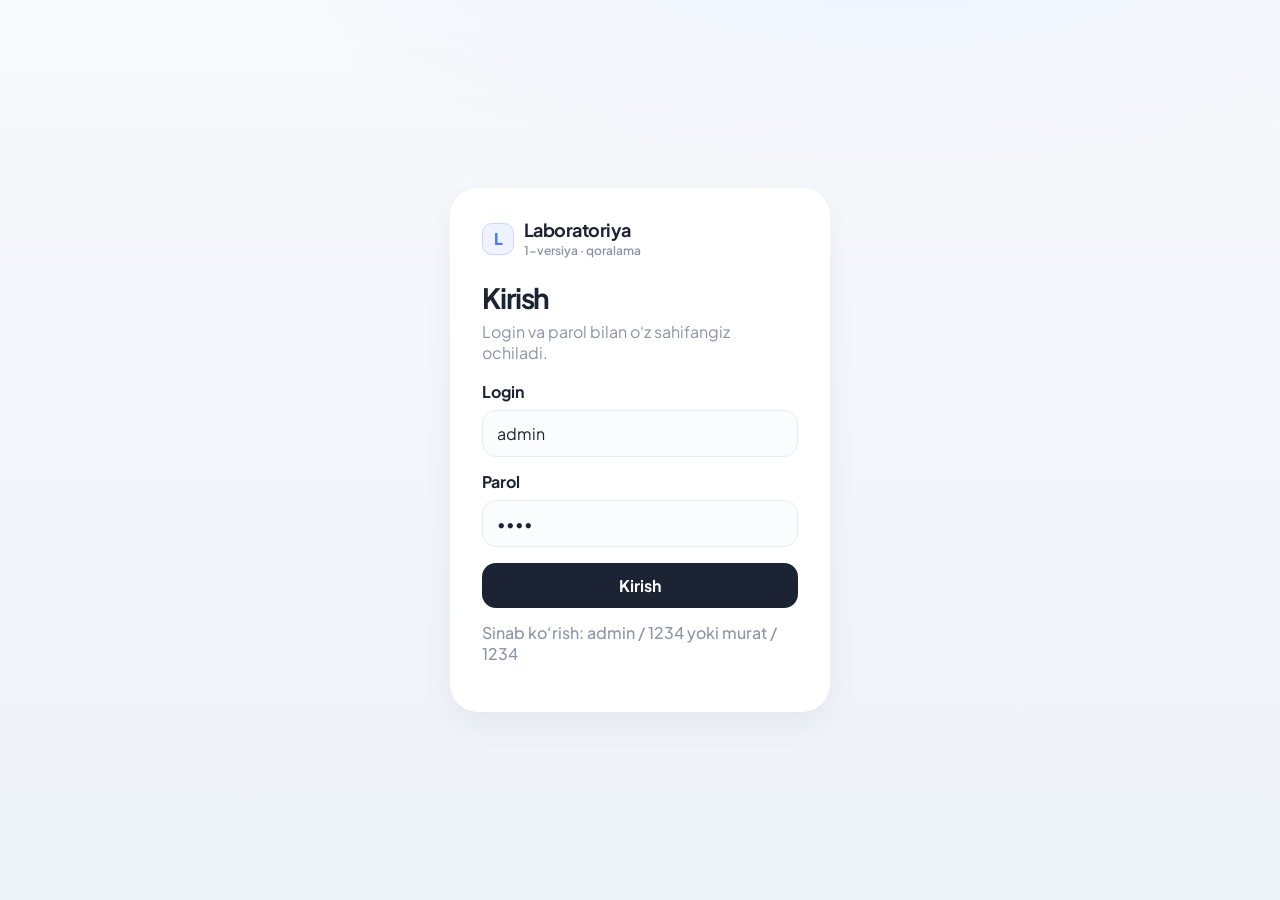
<file: index.html>
<!doctype html>
<html lang="uz">
<head>
  <meta charset="utf-8">
  <meta name="viewport" content="width=device-width, initial-scale=1">
  <title>Laboratoriya — qoralama</title>
  <link rel="preconnect" href="https://fonts.googleapis.com">
  <link rel="preconnect" href="https://fonts.gstatic.com" crossorigin>
  <link href="https://fonts.googleapis.com/css2?family=Plus+Jakarta+Sans:wght@400;500;600;700;800&display=swap" rel="stylesheet">
  <link rel="stylesheet" href="style.css">
</head>
<body>
  <div id="login-screen">
    <div class="login-wrap">
      <form class="login-card" id="login-form">
        <div class="brand">
          <span class="logo">L</span>
          <div>
            <b>Laboratoriya</b>
            <small>1-versiya · qoralama</small>
          </div>
        </div>
        <h1>Kirish</h1>
        <p class="sub">Login va parol bilan o‘z sahifangiz ochiladi.</p>
        <label for="login-user">Login</label>
        <input id="login-user" autocomplete="username" value="admin">
        <label for="login-pass">Parol</label>
        <input id="login-pass" type="password" autocomplete="current-password" value="1234">
        <p id="login-error" class="flash error" hidden></p>
        <button type="submit">Kirish</button>
        <p class="hint">Sinab ko‘rish: admin / 1234 yoki murat / 1234</p>
      </form>
    </div>
  </div>

  <div id="app" hidden>
    <div id="overlay" hidden></div>
    <aside class="sidebar" id="sidebar">
      <div class="brand">
        <span class="logo">L</span>
        <div>
          <b id="brand-name">Laboratoriya</b>
          <small>1-versiya · qoralama</small>
        </div>
      </div>
      <div class="side-scroll">
        <p class="nav-label">Ketma-ket</p>
        <nav>
          <a href="#clients" data-go="clients" data-need="clients">
            <svg viewBox="0 0 24 24" fill="none" stroke="currentColor" stroke-width="1.8"><path d="M16 21v-2a4 4 0 0 0-4-4H6a4 4 0 0 0-4 4v2"/><circle cx="9" cy="7" r="4"/><path d="M22 21v-2a4 4 0 0 0-3-3.87"/><path d="M16 3.13a4 4 0 0 1 0 7.75"/></svg>
            Mijozlar
          </a>
          <a href="#attendance" data-go="attendance">
            <svg viewBox="0 0 24 24" fill="none" stroke="currentColor" stroke-width="1.8"><circle cx="12" cy="12" r="8"/><path d="M12 8v5l3 2"/></svg>
            Davomat
          </a>
          <a href="#finance" data-go="finance" data-need="finance">
            <svg viewBox="0 0 24 24" fill="none" stroke="currentColor" stroke-width="1.8"><path d="M12 1v22M17 5H9.5a3.5 3.5 0 0 0 0 7h5a3.5 3.5 0 0 1 0 7H6"/></svg>
            Xarajatlar
          </a>
          <a href="#home" data-go="home" data-need="staff">
            <svg viewBox="0 0 24 24" fill="none" stroke="currentColor" stroke-width="1.8"><rect x="3" y="3" width="7" height="7" rx="1.5"/><rect x="14" y="3" width="7" height="7" rx="1.5"/><rect x="3" y="14" width="7" height="7" rx="1.5"/><rect x="14" y="14" width="7" height="7" rx="1.5"/></svg>
            Mening sahifam
          </a>
          <a href="#works" data-go="works" data-need="staff">
            <svg viewBox="0 0 24 24" fill="none" stroke="currentColor" stroke-width="1.8"><path d="M8 6h13M8 12h13M8 18h13"/><path d="M3 6h.01M3 12h.01M3 18h.01"/></svg>
            Tarixim
          </a>
          <a href="#kpi" data-go="kpi" data-need="staff">
            <svg viewBox="0 0 24 24" fill="none" stroke="currentColor" stroke-width="1.8"><path d="M4 19V10M10 19V5M16 19v-7M3 19h18"/></svg>
            KPI
          </a>
        </nav>
        <p class="nav-label" data-need="admin">Boshqaruv</p>
        <nav>
          <a href="#home" data-go="home" data-need="admin">
            <svg viewBox="0 0 24 24" fill="none" stroke="currentColor" stroke-width="1.8"><rect x="3" y="3" width="7" height="7" rx="1.5"/><rect x="14" y="3" width="7" height="7" rx="1.5"/><rect x="3" y="14" width="7" height="7" rx="1.5"/><rect x="14" y="14" width="7" height="7" rx="1.5"/></svg>
            Bosh sahifa
          </a>
          <a href="#works" data-go="works" data-need="admin">
            <svg viewBox="0 0 24 24" fill="none" stroke="currentColor" stroke-width="1.8"><path d="M8 6h13M8 12h13M8 18h13"/><path d="M3 6h.01M3 12h.01M3 18h.01"/></svg>
            Ishlar
          </a>
          <a href="#kpi" data-go="kpi" data-need="admin">
            <svg viewBox="0 0 24 24" fill="none" stroke="currentColor" stroke-width="1.8"><path d="M4 19V10M10 19V5M16 19v-7M3 19h18"/></svg>
            KPI
          </a>
          <a href="#staff" data-go="staff" data-need="admin">
            <svg viewBox="0 0 24 24" fill="none" stroke="currentColor" stroke-width="1.8"><path d="M20 21v-2a4 4 0 0 0-4-4H8a4 4 0 0 0-4 4v2"/><circle cx="12" cy="7" r="4"/></svg>
            Xodimlar
          </a>
          <a href="#debts" data-go="debts" data-need="admin">
            <svg viewBox="0 0 24 24" fill="none" stroke="currentColor" stroke-width="1.8"><rect x="3" y="6" width="18" height="13" rx="2"/><path d="M3 10h18"/></svg>
            Qarzdorlik
          </a>
        </nav>
        <p class="nav-label" data-need="admin">Sozlama</p>
        <nav>
          <a href="#services" data-go="services" data-need="admin">
            <svg viewBox="0 0 24 24" fill="none" stroke="currentColor" stroke-width="1.8"><path d="M20.6 13.4 11 3.8 3.8 11l9.6 9.6a2 2 0 0 0 2.8 0l4.4-4.4a2 2 0 0 0 0-2.8z"/><path d="M7 7l.01.01"/></svg>
            Xizmatlar
          </a>
          <a href="#roles" data-go="roles" data-need="admin">
            <svg viewBox="0 0 24 24" fill="none" stroke="currentColor" stroke-width="1.8"><rect x="4" y="11" width="16" height="10" rx="2"/><path d="M8 11V8a4 4 0 0 1 8 0v3"/></svg>
            Rollar
          </a>
          <a href="#report" data-go="report" data-need="admin">
            <svg viewBox="0 0 24 24" fill="none" stroke="currentColor" stroke-width="1.8"><path d="M14 2H6a2 2 0 0 0-2 2v16a2 2 0 0 0 2 2h12a2 2 0 0 0 2-2V8z"/><path d="M14 2v6h6M8 13h8M8 17h5"/></svg>
            Hisobot
          </a>
        </nav>
      </div>
      <div class="side-foot">
        <div class="who">
          <b id="who-name">Administrator</b>
          <span id="who-role">Administrator</span>
        </div>
        <button type="button" class="ghost" id="role-switch">Xodim ko‘rinishi</button>
        <button type="button" class="logout" id="logout">Chiqish</button>
      </div>
    </aside>

    <main class="content">
      <header class="topbar">
        <div class="top-left">
          <button type="button" id="menu-btn" aria-label="Menyu">
            <svg viewBox="0 0 24 24" fill="none" stroke="currentColor" stroke-width="1.8"><path d="M4 7h16M4 12h16M4 17h16"/></svg>
          </button>
          <div>
            <h1 id="page-title">Bosh sahifa</h1>
            <p class="sub" id="page-sub"></p>
          </div>
        </div>
        <div class="date-chip">
          <svg viewBox="0 0 24 24" fill="none" stroke="currentColor" stroke-width="1.8"><rect x="3" y="5" width="18" height="16" rx="3"/><path d="M8 3v4M16 3v4M3 10h18"/></svg>
          <span id="today-label">17 oktabr 2026</span>
        </div>
      </header>
      <div id="flash" class="flash ok" hidden></div>

      <section class="page" data-page="home" hidden>
        <div id="home-root"></div>
      </section>

      <section class="page" data-page="works" hidden>
        <section class="card table-card">
          <div class="card-head">
            <h2 id="works-title">Ishlar</h2>
            <div class="head-tools">
              <label class="search">
                <svg viewBox="0 0 24 24" fill="none" stroke="currentColor" stroke-width="1.8"><circle cx="11" cy="11" r="7"/><path d="m20 20-3-3"/></svg>
                <input id="work-search" type="search" placeholder="Qidirish">
              </label>
              <button type="button" class="add-btn" data-go="work-new">Ish qo‘shish</button>
            </div>
          </div>
          <div class="table-wrap">
            <table>
              <thead>
                <tr><th>Xodim</th><th>Ish</th><th>Narx</th><th>Sana</th><th></th></tr>
              </thead>
              <tbody id="works-body"></tbody>
            </table>
          </div>
        </section>
      </section>

      <section class="page" data-page="work-new" hidden>
        <ol class="steps">
          <li><b>1</b> Turni tanlang</li>
          <li><b>2</b> Narx o‘zi chiqadi</li>
          <li><b>3</b> Rasm qo‘ying</li>
          <li><b>4</b> Yuboring</li>
        </ol>
        <section class="card form">
          <form id="work-form">
            <div class="grid2">
              <div id="work-person-wrap">
                <label for="work-person">Xodim</label>
                <select id="work-person"></select>
              </div>
              <div>
                <label for="work-service">Ish turi</label>
                <select id="work-service">
                  <option value="">Tanlang</option>
                </select>
              </div>
              <div class="span2">
                <p class="price-line"><small>Narx</small><span id="work-price">—</span></p>
              </div>
              <div class="span2">
                <label>Rasm <small>majburiy</small></label>
                <label class="file" id="work-file">
                  <input id="work-photo" type="file" accept="image/*">
                  <span id="work-file-label">Rasm olish yoki yuklash</span>
                </label>
                <div class="photo" id="work-preview" hidden></div>
              </div>
              <div class="span2">
                <label for="work-note">Izoh <small>ixtiyoriy</small></label>
                <textarea id="work-note" placeholder="Masalan: yuqori jag‘, rang A2"></textarea>
              </div>
            </div>
            <p id="work-error" class="flash error" hidden></p>
            <div class="form-actions">
              <button type="submit" id="work-submit">Saqlash</button>
            </div>
          </form>
        </section>
      </section>

      <section class="page" data-page="work" hidden>
        <div id="work-detail"></div>
      </section>

      <section class="page" data-page="kpi" hidden>
        <div class="filters" id="kpi-filters"></div>
        <div id="kpi-root"></div>
      </section>

      <section class="page" data-page="clients" hidden>
        <section class="card table-card">
          <div class="card-head">
            <h2>Mijozlar</h2>
            <div class="head-tools">
              <label class="search">
                <svg viewBox="0 0 24 24" fill="none" stroke="currentColor" stroke-width="1.8"><circle cx="11" cy="11" r="7"/><path d="m20 20-3-3"/></svg>
                <input id="client-search" type="search" placeholder="Qidirish">
              </label>
              <button type="button" class="add-btn" data-act="open-client">Mijoz qo‘shish</button>
            </div>
          </div>
          <div class="table-wrap">
            <table>
              <thead><tr><th>Mijoz</th><th>Telefon</th><th>Qarz</th><th></th></tr></thead>
              <tbody id="clients-body"></tbody>
            </table>
          </div>
        </section>
      </section>

      <section class="page" data-page="client" hidden>
        <div id="client-root"></div>
      </section>

      <section class="page" data-page="sale" hidden>
        <section class="card form">
          <form id="sale-form">
            <div class="grid2">
              <div>
                <label for="sale-client">Mijoz</label>
                <select id="sale-client"></select>
              </div>
              <div>
                <label for="sale-service">Mahsulot yoki xizmat</label>
                <select id="sale-service"></select>
              </div>
              <div>
                <label for="sale-qty">Soni</label>
                <input id="sale-qty" type="number" min="1" value="1">
              </div>
              <div>
                <label for="sale-method">To‘lov</label>
                <select id="sale-method">
                  <option value="Naqd">Naqd</option>
                  <option value="Karta">Karta</option>
                  <option value="Qarz">Qarz</option>
                  <option value="Qisman">Qisman</option>
                </select>
              </div>
              <div>
                <label for="sale-paid">Hozir to‘landi</label>
                <input id="sale-paid" type="number" min="0" value="0">
              </div>
              <div>
                <p class="price-line"><small>Qolgan qarz</small><span id="sale-left">0 so‘m</span></p>
              </div>
              <div class="span2">
                <label>Mahsulot rasmi <small>chek uchun, ixtiyoriy</small></label>
                <label class="file">
                  <input id="sale-photo" type="file" accept="image/*">
                  <span id="sale-file-label">Rasm yuklash</span>
                </label>
                <div class="photo" id="sale-preview" hidden></div>
              </div>
            </div>
            <p id="sale-error" class="flash error" hidden></p>
            <div class="form-actions">
              <button type="submit">Sotuvni saqlash</button>
            </div>
          </form>
        </section>
      </section>

      <section class="page" data-page="receipt" hidden>
        <div class="toolbar no-print">
          <button type="button" class="add-btn" id="print-btn">Chop etish</button>
          <button type="button" class="link" data-go="clients">Mijozlarga qaytish</button>
        </div>
        <div class="receipt-wrap" id="receipt-root"></div>
      </section>

      <section class="page" data-page="debts" hidden>
        <div class="filters" id="debt-filters"></div>
        <section class="card table-card">
          <div class="card-head"><h2>Qarzlar</h2></div>
          <div class="table-wrap">
            <table>
              <thead><tr><th>Mijoz</th><th>Nima</th><th>Jami</th><th>To‘langan</th><th>Qoldiq</th><th>Muddat</th><th></th></tr></thead>
              <tbody id="debts-body"></tbody>
            </table>
          </div>
        </section>
      </section>

      <section class="page" data-page="finance" hidden>
        <div id="finance-root"></div>
      </section>

      <section class="page" data-page="attendance" hidden>
        <div class="filters" id="attend-filters"></div>
        <div id="attendance-root"></div>
      </section>

      <section class="page" data-page="staff" hidden>
        <section class="card table-card">
          <div class="card-head">
            <h2>Xodimlar</h2>
            <button type="button" class="add-btn" data-act="open-staff">Xodim qo‘shish</button>
          </div>
          <div class="table-wrap">
            <table>
              <thead><tr><th>Ism</th><th>Login</th><th>Rol</th><th>Holat</th><th></th></tr></thead>
              <tbody id="staff-body"></tbody>
            </table>
          </div>
        </section>
      </section>

      <section class="page" data-page="services" hidden>
        <section class="card table-card">
          <div class="card-head">
            <h2>Xizmatlar</h2>
            <button type="button" class="add-btn" data-act="open-service">Xizmat qo‘shish</button>
          </div>
          <div class="table-wrap">
            <table>
              <thead><tr><th>Nomi</th><th>Narx</th><th>Holat</th><th></th></tr></thead>
              <tbody id="services-body"></tbody>
            </table>
          </div>
        </section>
      </section>

      <section class="page" data-page="roles" hidden>
        <section class="card table-card">
          <div class="table-wrap">
            <table>
              <thead><tr><th>Imkoniyat</th><th>Administrator</th><th>Xodim</th></tr></thead>
              <tbody id="roles-body"></tbody>
            </table>
          </div>
        </section>
      </section>

      <section class="page" data-page="report" hidden>
        <div class="filters" id="report-filters"></div>
        <div id="report-root"></div>
        <section class="card form">
          <h2>Sozlamalar</h2>
          <div class="grid2">
            <div>
              <label for="set-name">Laboratoriya nomi</label>
              <input id="set-name" value="Laboratoriya">
            </div>
            <div>
              <label for="set-thanks">Chek pastidagi matn</label>
              <input id="set-thanks" value="Rahmat">
            </div>
          </div>
        </section>
      </section>
    </main>

    <div class="modal" id="modal-msg">
      <div class="modal-card">
        <div class="modal-head">
          <h3 class="modal-title" id="msg-title">SMS</h3>
          <button type="button" class="modal-x" data-act="close" aria-label="Yopish">&times;</button>
        </div>
        <form id="form-msg" class="form">
          <p id="msg-body"></p>
          <div class="modal-actions">
            <button type="button" class="ghost" data-act="close">Bekor</button>
            <button type="submit" id="msg-send">Yuborish</button>
          </div>
        </form>
      </div>
    </div>

    <div class="modal" id="modal-pay">
      <div class="modal-card">
        <div class="modal-head">
          <h3 class="modal-title">To‘lov</h3>
          <button type="button" class="modal-x" data-act="close" aria-label="Yopish">&times;</button>
        </div>
        <form id="form-pay" class="form">
          <label for="pay-sale">Qaysi sotuv</label>
          <select id="pay-sale"></select>
          <label for="pay-amount">Summa</label>
          <input id="pay-amount" type="number" min="1" required>
          <label for="pay-method">Usul</label>
          <select id="pay-method"><option>Naqd</option><option>Karta</option></select>
          <p id="pay-error" class="flash error" hidden></p>
          <div class="modal-actions">
            <button type="button" class="ghost" data-act="close">Bekor</button>
            <button type="submit">Yozish</button>
          </div>
        </form>
      </div>
    </div>

    <div class="modal" id="modal-expense">
      <div class="modal-card">
        <div class="modal-head">
          <h3 class="modal-title">Xarajat</h3>
          <button type="button" class="modal-x" data-act="close" aria-label="Yopish">&times;</button>
        </div>
        <form id="form-expense" class="form">
          <label for="expense-name">Nima uchun</label>
          <input id="expense-name" required placeholder="Masalan: material">
          <label for="expense-amount">Summa</label>
          <input id="expense-amount" type="number" min="1" required>
          <div class="modal-actions">
            <button type="button" class="ghost" data-act="close">Bekor</button>
            <button type="submit">Qo‘shish</button>
          </div>
        </form>
      </div>
    </div>

    <div class="modal" id="modal-staff">
      <div class="modal-card">
        <div class="modal-head">
          <h3 class="modal-title" id="staff-modal-title">Xodim qo‘shish</h3>
          <button type="button" class="modal-x" data-act="close" aria-label="Yopish">&times;</button>
        </div>
        <form id="form-staff" class="form">
          <div class="grid2">
            <div>
              <label for="staff-name">Ism</label>
              <input id="staff-name" required>
            </div>
            <div>
              <label for="staff-login">Login</label>
              <input id="staff-login" required>
            </div>
            <div>
              <label for="staff-pass">Parol</label>
              <input id="staff-pass" type="password" required>
            </div>
            <div>
              <label for="staff-role">Rol</label>
              <select id="staff-role">
                <option value="staff">Xodim</option>
                <option value="admin">Administrator</option>
              </select>
            </div>
          </div>
          <div class="modal-actions">
            <button type="button" class="ghost" data-act="close">Bekor</button>
            <button type="submit">Saqlash</button>
          </div>
        </form>
      </div>
    </div>

    <div class="modal" id="modal-service">
      <div class="modal-card">
        <div class="modal-head">
          <h3 class="modal-title" id="service-modal-title">Xizmat qo‘shish</h3>
          <button type="button" class="modal-x" data-act="close" aria-label="Yopish">&times;</button>
        </div>
        <form id="form-service" class="form">
          <label for="service-name">Nomi</label>
          <input id="service-name" required>
          <label for="service-price">Narx, so‘m</label>
          <input id="service-price" type="number" min="0" required>
          <label class="check"><input id="service-active" type="checkbox" checked> Faol</label>
          <div class="modal-actions">
            <button type="button" class="ghost" data-act="close">Bekor</button>
            <button type="submit">Saqlash</button>
          </div>
        </form>
      </div>
    </div>

    <div class="modal" id="modal-attend">
      <div class="modal-card">
        <div class="modal-head">
          <h3 class="modal-title">Davomat</h3>
          <button type="button" class="modal-x" data-act="close" aria-label="Yopish">&times;</button>
        </div>
        <form id="form-attend" class="form">
          <label for="attend-person">Xodim</label>
          <select id="attend-person"></select>
          <div class="grid2">
            <div>
              <label for="attend-in">Keldi</label>
              <input id="attend-in" type="time">
            </div>
            <div>
              <label for="attend-out">Ketdi</label>
              <input id="attend-out" type="time">
            </div>
          </div>
          <div class="modal-actions">
            <button type="button" class="ghost" data-act="close">Bekor</button>
            <button type="submit">Yozish</button>
          </div>
        </form>
      </div>
    </div>

    <div class="modal" id="modal-client">
      <div class="modal-card">
        <div class="modal-head">
          <h3 class="modal-title">Mijoz qo‘shish</h3>
          <button type="button" class="modal-x" data-act="close" aria-label="Yopish">&times;</button>
        </div>
        <form id="form-client" class="form">
          <div class="grid2">
            <div>
              <label for="client-name">Nomi</label>
              <input id="client-name" required placeholder="Klinika nomi">
            </div>
            <div>
              <label for="client-phone">Telefon</label>
              <input id="client-phone" required>
            </div>
            <div>
              <label for="client-person">Aloqa</label>
              <input id="client-person" placeholder="Shifokor ismi">
            </div>
            <div>
              <label for="client-address">Manzil</label>
              <input id="client-address">
            </div>
          </div>
          <div class="modal-actions">
            <button type="button" class="ghost" data-act="close">Bekor</button>
            <button type="submit">Qo‘shish</button>
          </div>
        </form>
      </div>
    </div>
  </div>
  <script src="app.js"></script>
</body>
</html>
</file>
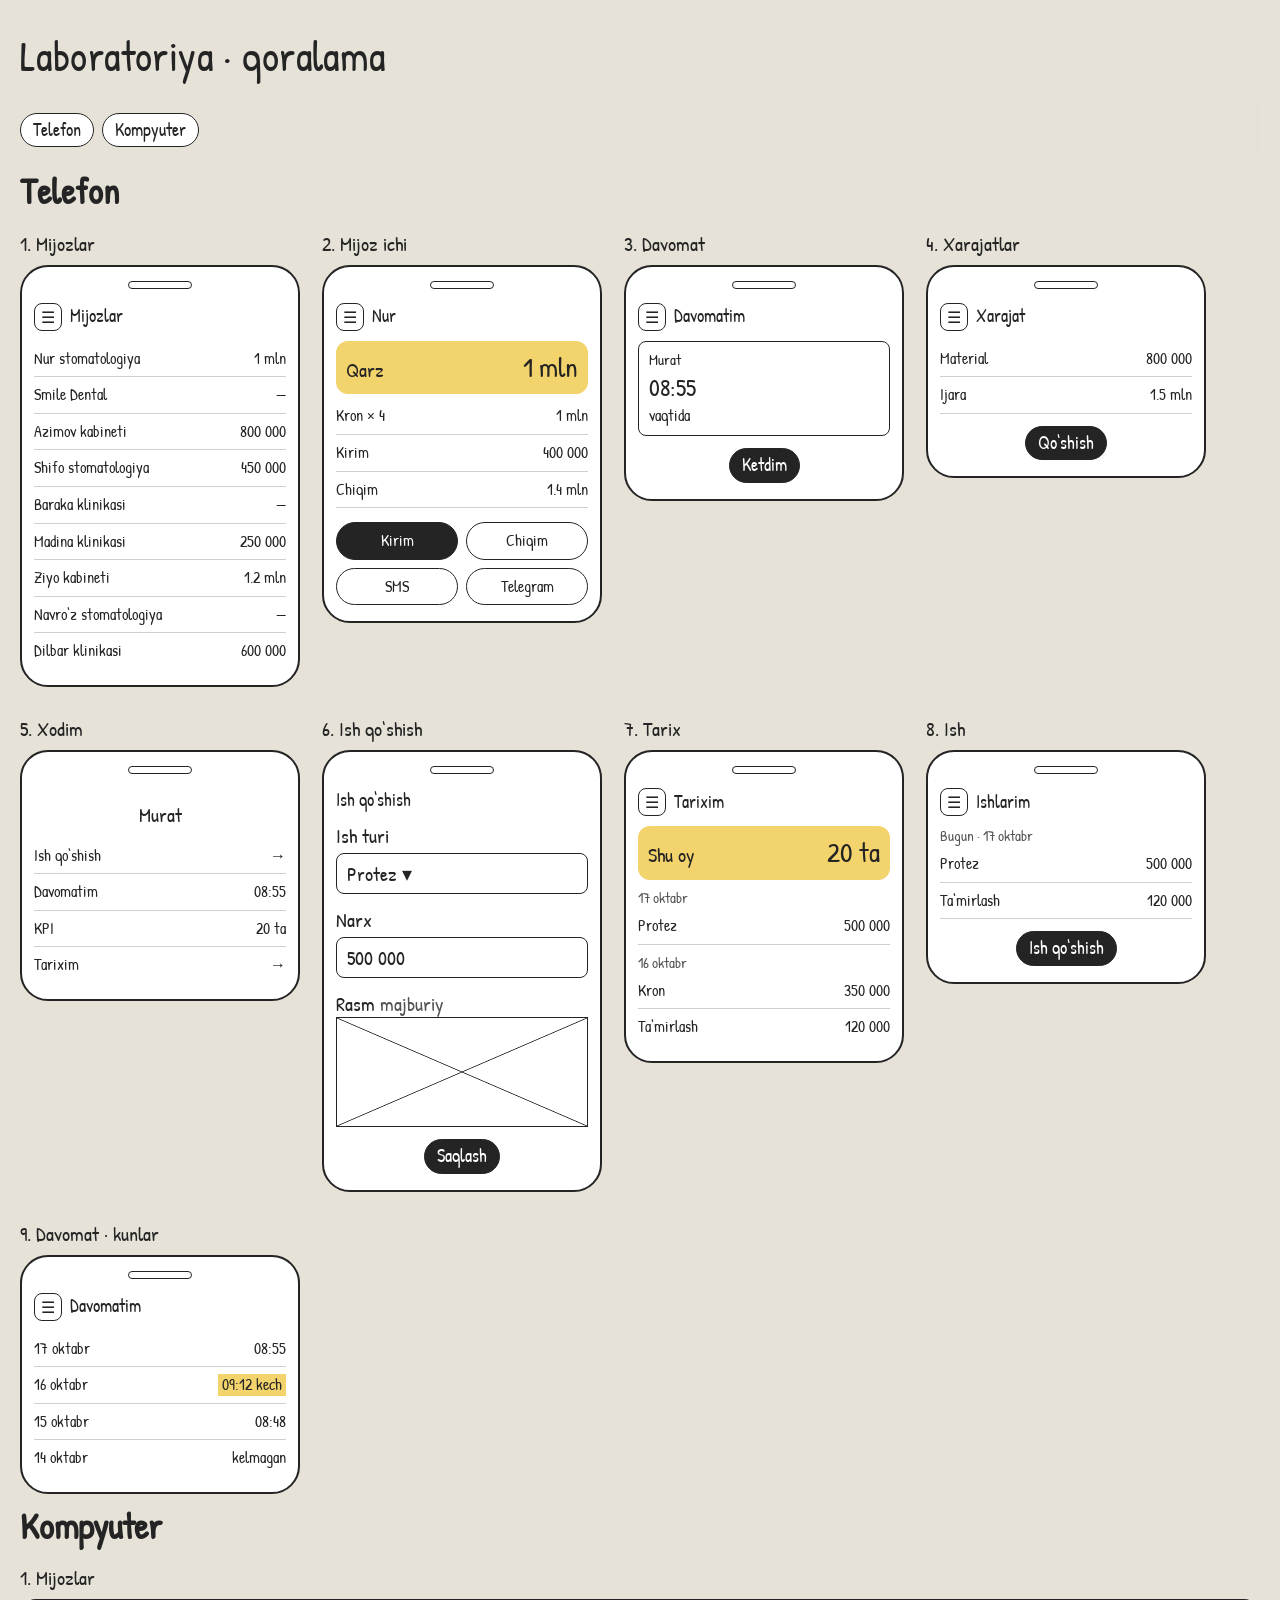
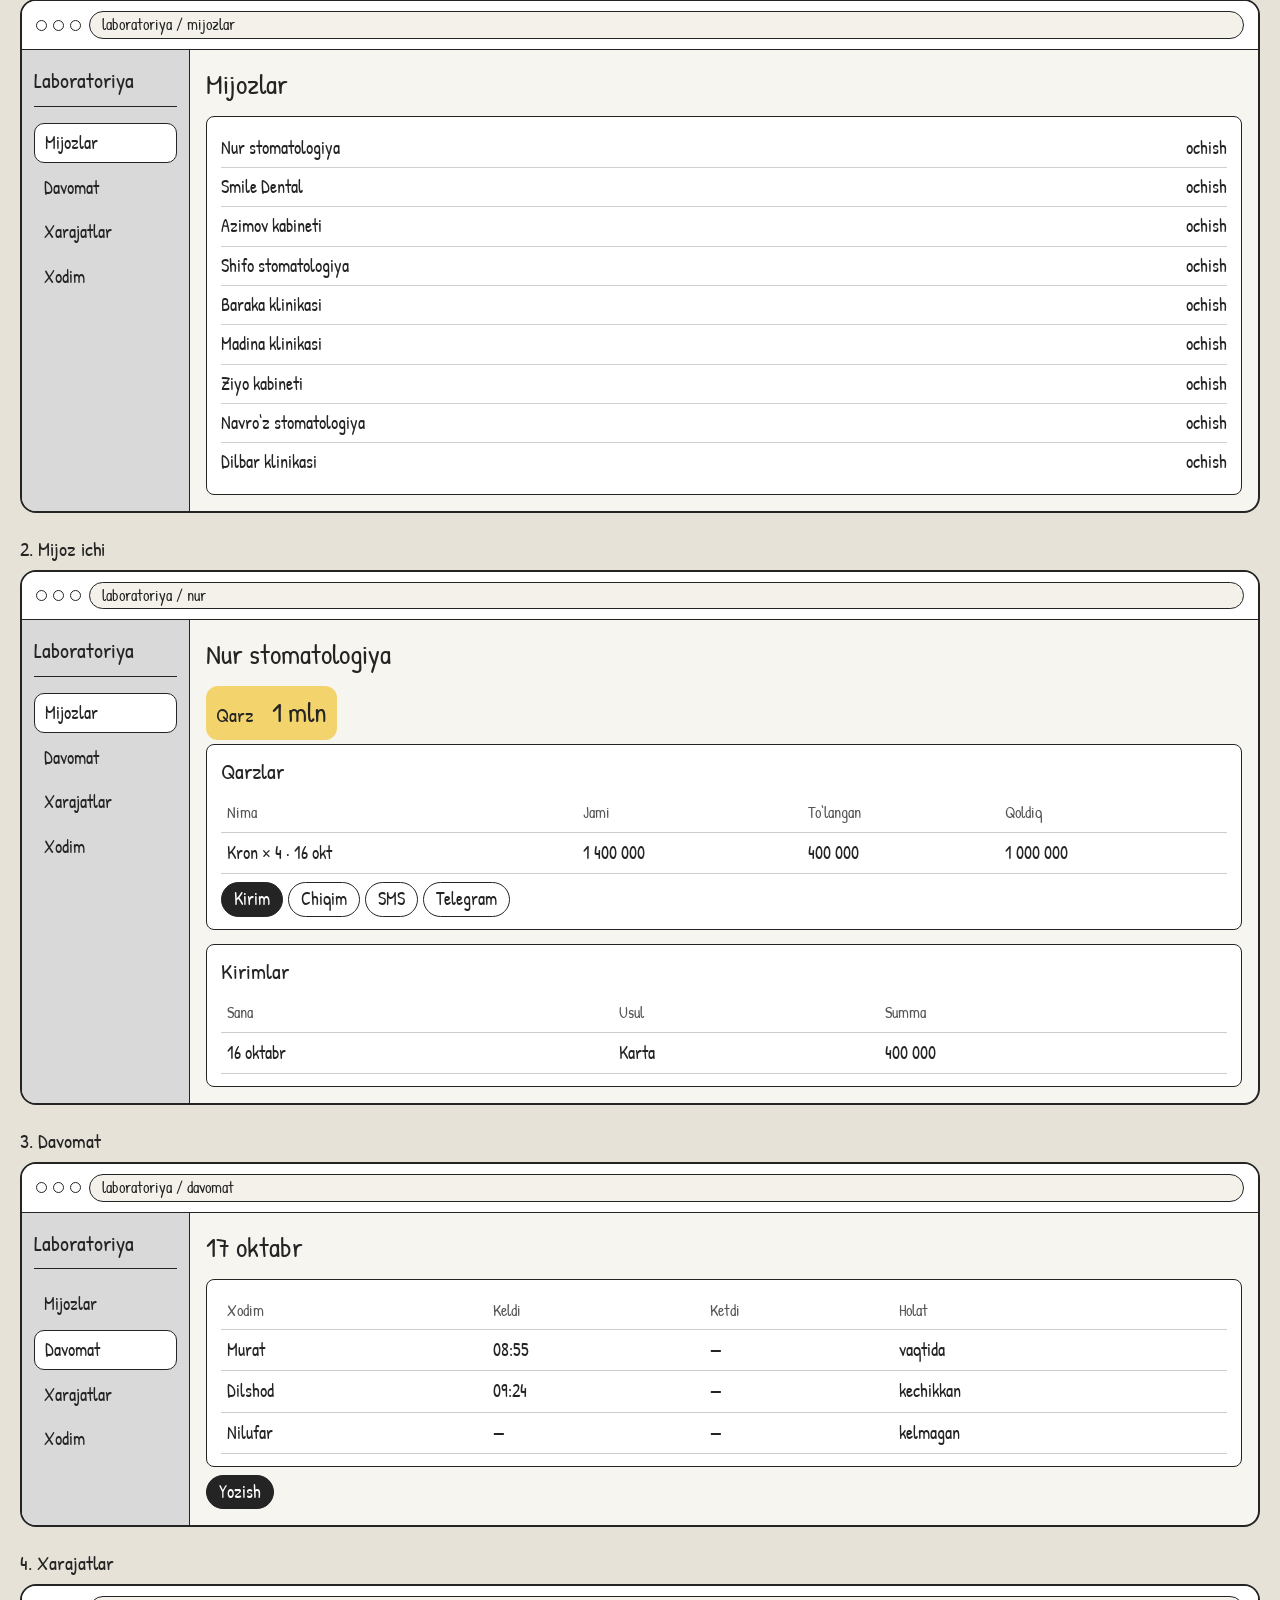
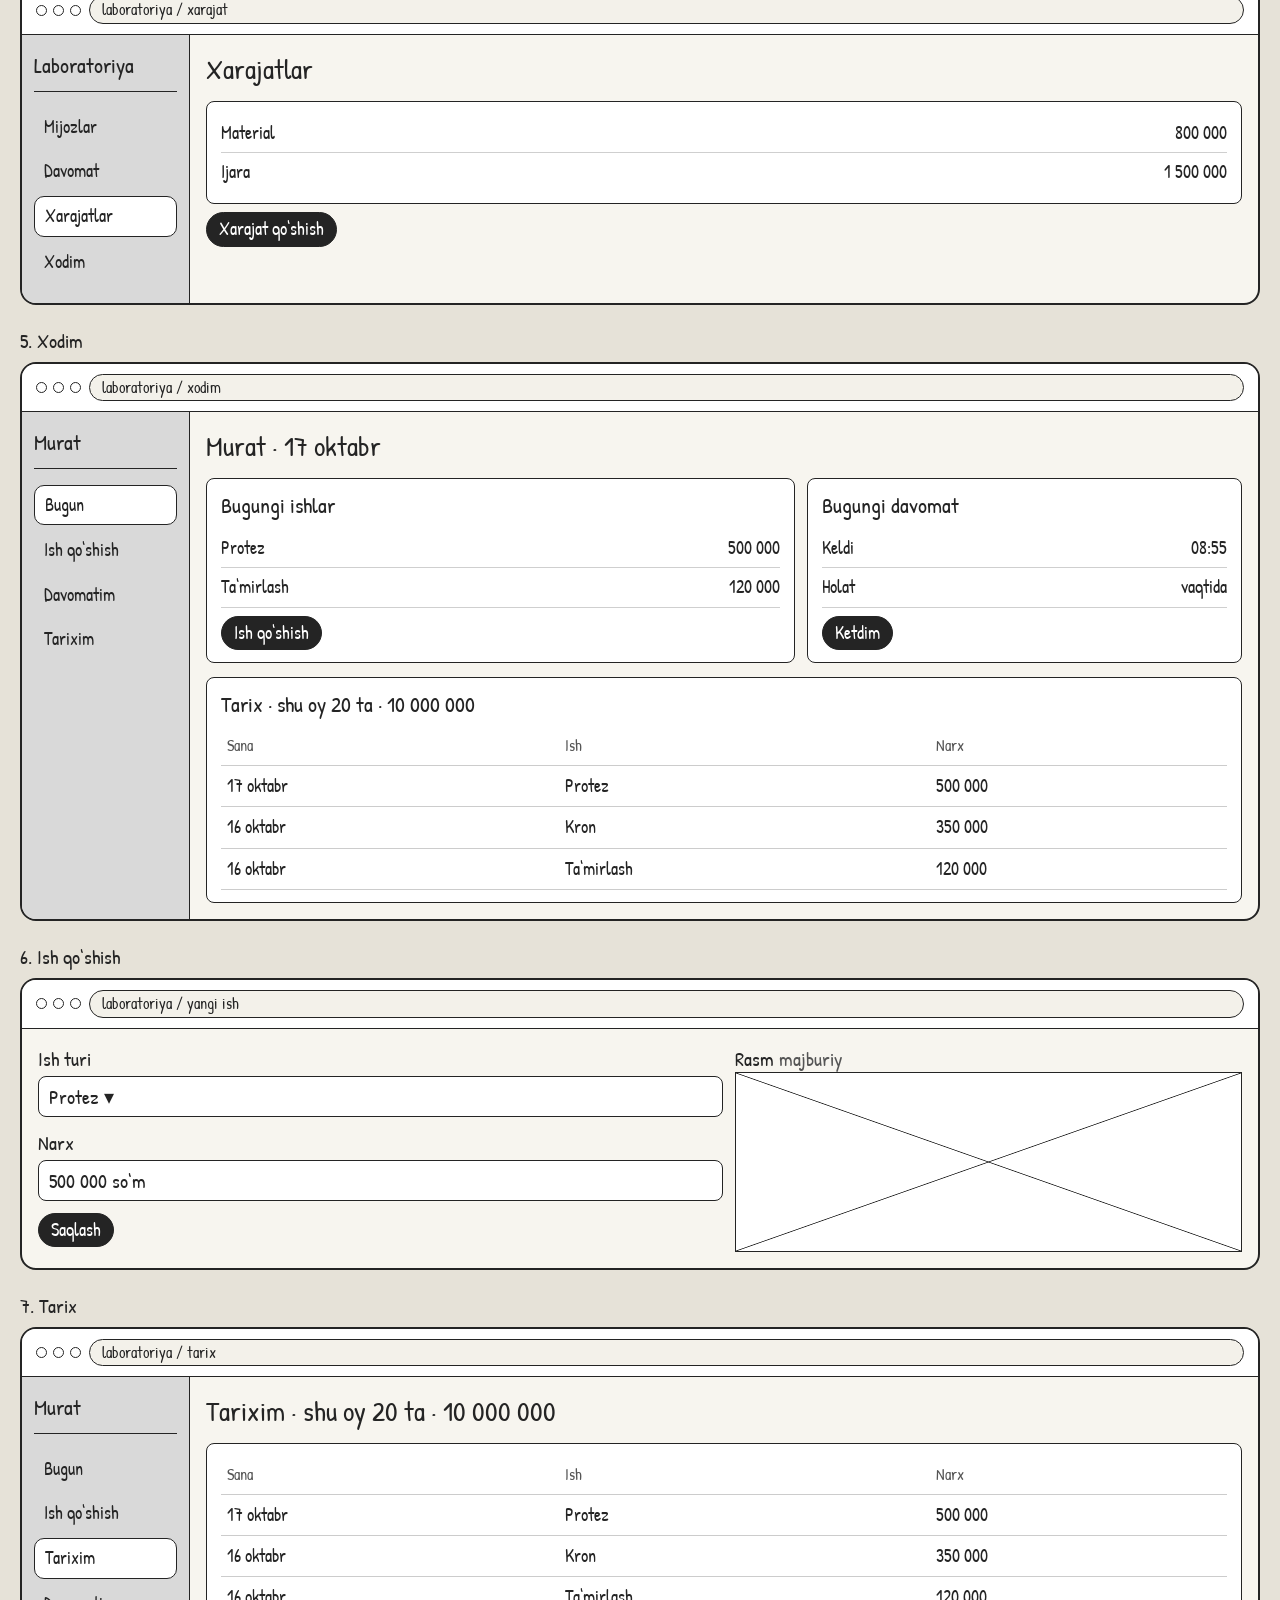
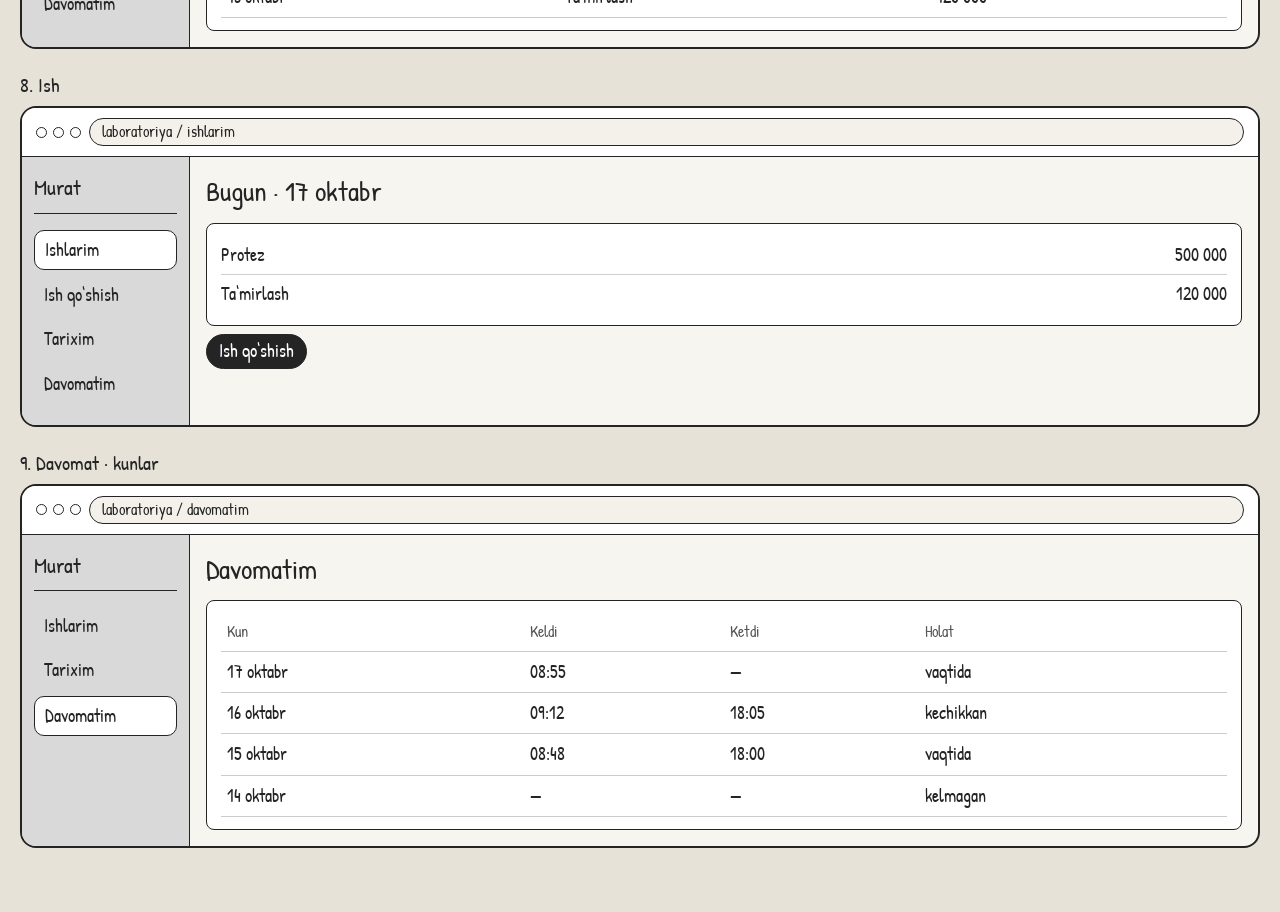
<file: qoralama.html>
<!doctype html>
<html lang="uz">
<head>
  <meta charset="utf-8">
  <meta name="viewport" content="width=device-width, initial-scale=1">
  <title>Laboratoriya — qog‘oz qoralama</title>
  <link rel="preconnect" href="https://fonts.googleapis.com">
  <link rel="preconnect" href="https://fonts.gstatic.com" crossorigin>
  <link href="https://fonts.googleapis.com/css2?family=Patrick+Hand&display=swap" rel="stylesheet">
  <link rel="stylesheet" href="sketch.css">
</head>
<body>
  <div class="wrap">
    <header class="cover">
      <h1>Laboratoriya · qoralama</h1>
    </header>

    <nav class="jump">
      <a href="#telefon">Telefon</a>
      <a href="#kompyuter">Kompyuter</a>
    </nav>

    <section class="chapter" id="telefon">
      <h2>Telefon</h2>
      <div class="phones">
        <div>
          <p class="step">1. Mijozlar</p>
          <article class="phone">
            <div class="ear"></div>
            <div class="mhead"><span class="burger">☰</span><span>Mijozlar</span></div>
            <div class="line"><span>Nur stomatologiya</span><span>1 mln</span></div>
            <div class="line"><span>Smile Dental</span><span>—</span></div>
            <div class="line"><span>Azimov kabineti</span><span>800 000</span></div>
            <div class="line"><span>Shifo stomatologiya</span><span>450 000</span></div>
            <div class="line"><span>Baraka klinikasi</span><span>—</span></div>
            <div class="line"><span>Madina klinikasi</span><span>250 000</span></div>
            <div class="line"><span>Ziyo kabineti</span><span>1.2 mln</span></div>
            <div class="line"><span>Navro‘z stomatologiya</span><span>—</span></div>
            <div class="line"><span>Dilbar klinikasi</span><span>600 000</span></div>
          </article>
        </div>
        <div>
          <p class="step">2. Mijoz ichi</p>
          <article class="phone">
            <div class="ear"></div>
            <div class="mhead"><span class="burger">☰</span><span>Nur</span></div>
            <div class="sum hot"><span>Qarz</span><strong>1 mln</strong></div>
            <div class="line"><span>Kron × 4</span><span>1 mln</span></div>
            <div class="line"><span>Kirim</span><span>400 000</span></div>
            <div class="line"><span>Chiqim</span><span>1.4 mln</span></div>
            <div class="acts">
              <span class="btn fill">Kirim</span>
              <span class="btn">Chiqim</span>
              <span class="btn">SMS</span>
              <span class="btn">Telegram</span>
            </div>
          </article>
        </div>
        <div>
          <p class="step">3. Davomat</p>
          <article class="phone">
            <div class="ear"></div>
            <div class="mhead"><span class="burger">☰</span><span>Davomatim</span></div>
            <article class="box"><b>Murat</b><strong>08:55</strong><em>vaqtida</em></article>
            <p class="center mt2"><span class="btn fill">Ketdim</span></p>
          </article>
        </div>
        <div>
          <p class="step">4. Xarajatlar</p>
          <article class="phone">
            <div class="ear"></div>
            <div class="mhead"><span class="burger">☰</span><span>Xarajat</span></div>
            <div class="line"><span>Material</span><span>800 000</span></div>
            <div class="line"><span>Ijara</span><span>1.5 mln</span></div>
            <p class="center mt2"><span class="btn fill">Qo‘shish</span></p>
          </article>
        </div>
        <div>
          <p class="step">5. Xodim</p>
          <article class="phone">
            <div class="ear"></div>
            <h4>Murat</h4>
            <div class="line"><span>Ish qo‘shish</span><span>→</span></div>
            <div class="line"><span>Davomatim</span><span>08:55</span></div>
            <div class="line"><span>KPI</span><span>20 ta</span></div>
            <div class="line"><span>Tarixim</span><span>→</span></div>
          </article>
        </div>
        <div>
          <p class="step">6. Ish qo‘shish</p>
          <article class="phone">
            <div class="ear"></div>
            <div class="mhead"><span>Ish qo‘shish</span></div>
            <div class="field"><label>Ish turi</label><div class="fake">Protez ▾</div></div>
            <div class="field"><label>Narx</label><div class="fake">500 000</div></div>
            <label>Rasm <span class="muted">majburiy</span></label>
            <div class="pic big"></div>
            <p class="center mt2"><span class="btn fill">Saqlash</span></p>
          </article>
        </div>
        <div>
          <p class="step">7. Tarix</p>
          <article class="phone">
            <div class="ear"></div>
            <div class="mhead"><span class="burger">☰</span><span>Tarixim</span></div>
            <div class="sum hot"><span>Shu oy</span><strong>20 ta</strong></div>
            <p class="day">17 oktabr</p>
            <div class="line"><span>Protez</span><span>500 000</span></div>
            <p class="day">16 oktabr</p>
            <div class="line"><span>Kron</span><span>350 000</span></div>
            <div class="line"><span>Ta‘mirlash</span><span>120 000</span></div>
          </article>
        </div>
        <div>
          <p class="step">8. Ish</p>
          <article class="phone">
            <div class="ear"></div>
            <div class="mhead"><span class="burger">☰</span><span>Ishlarim</span></div>
            <p class="day">Bugun · 17 oktabr</p>
            <div class="line"><span>Protez</span><span>500 000</span></div>
            <div class="line"><span>Ta‘mirlash</span><span>120 000</span></div>
            <p class="center mt2"><span class="btn fill">Ish qo‘shish</span></p>
          </article>
        </div>
        <div>
          <p class="step">9. Davomat · kunlar</p>
          <article class="phone">
            <div class="ear"></div>
            <div class="mhead"><span class="burger">☰</span><span>Davomatim</span></div>
            <div class="line"><span>17 oktabr</span><span>08:55</span></div>
            <div class="line"><span>16 oktabr</span><span class="late">09:12 kech</span></div>
            <div class="line"><span>15 oktabr</span><span>08:48</span></div>
            <div class="line"><span>14 oktabr</span><span>kelmagan</span></div>
          </article>
        </div>
      </div>
    </section>

    <section class="chapter" id="kompyuter">
      <h2>Kompyuter</h2>
      <div class="desk-list">
        <div>
          <p class="step">1. Mijozlar</p>
          <div class="window">
            <div class="chrome"><div class="dots"><i></i><i></i><i></i></div><div class="url">laboratoriya / mijozlar</div></div>
            <div class="frame">
              <aside class="side">
                <div class="brand">Laboratoriya</div>
                <span class="on">Mijozlar</span>
                <a href="#kompyuter">Davomat</a>
                <a href="#kompyuter">Xarajatlar</a>
                <a href="#kompyuter">Xodim</a>
              </aside>
              <div class="stage">
                <h3>Mijozlar</h3>
                <article class="box">
                  <div class="line"><span>Nur stomatologiya</span><span>ochish</span></div>
                  <div class="line"><span>Smile Dental</span><span>ochish</span></div>
                  <div class="line"><span>Azimov kabineti</span><span>ochish</span></div>
                  <div class="line"><span>Shifo stomatologiya</span><span>ochish</span></div>
                  <div class="line"><span>Baraka klinikasi</span><span>ochish</span></div>
                  <div class="line"><span>Madina klinikasi</span><span>ochish</span></div>
                  <div class="line"><span>Ziyo kabineti</span><span>ochish</span></div>
                  <div class="line"><span>Navro‘z stomatologiya</span><span>ochish</span></div>
                  <div class="line"><span>Dilbar klinikasi</span><span>ochish</span></div>
                </article>
              </div>
            </div>
          </div>
        </div>
        <div>
          <p class="step">2. Mijoz ichi</p>
          <div class="window">
            <div class="chrome"><div class="dots"><i></i><i></i><i></i></div><div class="url">laboratoriya / nur</div></div>
            <div class="frame">
              <aside class="side">
                <div class="brand">Laboratoriya</div>
                <span class="on">Mijozlar</span>
                <a href="#kompyuter">Davomat</a>
                <a href="#kompyuter">Xarajatlar</a>
                <a href="#kompyuter">Xodim</a>
              </aside>
              <div class="stage">
                <h3>Nur stomatologiya</h3>
                <div class="sum hot"><span>Qarz</span><strong>1 mln</strong></div>
                <article class="box fit">
                  <h4>Qarzlar</h4>
                  <table>
                    <tr><th>Nima</th><th>Jami</th><th>To‘langan</th><th>Qoldiq</th></tr>
                    <tr><td>Kron × 4 · 16 okt</td><td>1 400 000</td><td>400 000</td><td>1 000 000</td></tr>
                  </table>
                  <p class="mt">
                    <span class="btn fill">Kirim</span>
                    <span class="btn">Chiqim</span>
                    <span class="btn">SMS</span>
                    <span class="btn">Telegram</span>
                  </p>
                </article>
                <article class="box fit gap">
                  <h4>Kirimlar</h4>
                  <table>
                    <tr><th>Sana</th><th>Usul</th><th>Summa</th></tr>
                    <tr><td>16 oktabr</td><td>Karta</td><td>400 000</td></tr>
                  </table>
                </article>
              </div>
            </div>
          </div>
        </div>
        <div>
          <p class="step">3. Davomat</p>
          <div class="window">
            <div class="chrome"><div class="dots"><i></i><i></i><i></i></div><div class="url">laboratoriya / davomat</div></div>
            <div class="frame">
              <aside class="side">
                <div class="brand">Laboratoriya</div>
                <a href="#kompyuter">Mijozlar</a>
                <span class="on">Davomat</span>
                <a href="#kompyuter">Xarajatlar</a>
                <a href="#kompyuter">Xodim</a>
              </aside>
              <div class="stage">
                <h3>17 oktabr</h3>
                <article class="box">
                  <table>
                    <tr><th>Xodim</th><th>Keldi</th><th>Ketdi</th><th>Holat</th></tr>
                    <tr><td>Murat</td><td>08:55</td><td>—</td><td>vaqtida</td></tr>
                    <tr><td>Dilshod</td><td>09:24</td><td>—</td><td class="hot">kechikkan</td></tr>
                    <tr><td>Nilufar</td><td>—</td><td>—</td><td>kelmagan</td></tr>
                  </table>
                </article>
                <p class="mt"><span class="btn fill">Yozish</span></p>
              </div>
            </div>
          </div>
        </div>
        <div>
          <p class="step">4. Xarajatlar</p>
          <div class="window">
            <div class="chrome"><div class="dots"><i></i><i></i><i></i></div><div class="url">laboratoriya / xarajat</div></div>
            <div class="frame">
              <aside class="side">
                <div class="brand">Laboratoriya</div>
                <a href="#kompyuter">Mijozlar</a>
                <a href="#kompyuter">Davomat</a>
                <span class="on">Xarajatlar</span>
                <a href="#kompyuter">Xodim</a>
              </aside>
              <div class="stage">
                <h3>Xarajatlar</h3>
                <article class="box">
                  <div class="line"><span>Material</span><span>800 000</span></div>
                  <div class="line"><span>Ijara</span><span>1 500 000</span></div>
                </article>
                <p class="mt"><span class="btn fill">Xarajat qo‘shish</span></p>
              </div>
            </div>
          </div>
        </div>
        <div>
          <p class="step">5. Xodim</p>
          <div class="window">
            <div class="chrome"><div class="dots"><i></i><i></i><i></i></div><div class="url">laboratoriya / xodim</div></div>
            <div class="frame">
              <aside class="side">
                <div class="brand">Murat</div>
                <span class="on">Bugun</span>
                <a href="#kompyuter">Ish qo‘shish</a>
                <a href="#kompyuter">Davomatim</a>
                <a href="#kompyuter">Tarixim</a>
              </aside>
              <div class="stage">
                <h3>Murat · 17 oktabr</h3>
                <div class="row two">
                  <article class="box fit">
                    <h4>Bugungi ishlar</h4>
                    <div class="line"><span>Protez</span><span>500 000</span></div>
                    <div class="line"><span>Ta‘mirlash</span><span>120 000</span></div>
                    <p class="mt"><span class="btn fill">Ish qo‘shish</span></p>
                  </article>
                  <article class="box fit">
                    <h4>Bugungi davomat</h4>
                    <div class="line"><span>Keldi</span><span>08:55</span></div>
                    <div class="line"><span>Holat</span><span>vaqtida</span></div>
                    <p class="mt"><span class="btn fill">Ketdim</span></p>
                  </article>
                </div>
                <article class="box fit gap">
                  <h4>Tarix · shu oy 20 ta · 10 000 000</h4>
                  <table>
                    <tr><th>Sana</th><th>Ish</th><th>Narx</th></tr>
                    <tr><td>17 oktabr</td><td>Protez</td><td>500 000</td></tr>
                    <tr><td>16 oktabr</td><td>Kron</td><td>350 000</td></tr>
                    <tr><td>16 oktabr</td><td>Ta‘mirlash</td><td>120 000</td></tr>
                  </table>
                </article>
              </div>
            </div>
          </div>
        </div>
        <div>
          <p class="step">6. Ish qo‘shish</p>
          <div class="window">
            <div class="chrome"><div class="dots"><i></i><i></i><i></i></div><div class="url">laboratoriya / yangi ish</div></div>
            <div class="stage">
              <div class="row two">
                <div>
                  <div class="field"><label>Ish turi</label><div class="fake">Protez ▾</div></div>
                  <div class="field"><label>Narx</label><div class="fake">500 000 so‘m</div></div>
                  <span class="btn fill">Saqlash</span>
                </div>
                <div>
                  <label>Rasm <span class="muted">majburiy</span></label>
                  <div class="pic big"></div>
                </div>
              </div>
            </div>
          </div>
        </div>
        <div>
          <p class="step">7. Tarix</p>
          <div class="window">
            <div class="chrome"><div class="dots"><i></i><i></i><i></i></div><div class="url">laboratoriya / tarix</div></div>
            <div class="frame">
              <aside class="side">
                <div class="brand">Murat</div>
                <a href="#kompyuter">Bugun</a>
                <a href="#kompyuter">Ish qo‘shish</a>
                <span class="on">Tarixim</span>
                <a href="#kompyuter">Davomatim</a>
              </aside>
              <div class="stage">
                <h3>Tarixim · shu oy 20 ta · 10 000 000</h3>
                <article class="box fit">
                  <table>
                    <tr><th>Sana</th><th>Ish</th><th>Narx</th></tr>
                    <tr><td>17 oktabr</td><td>Protez</td><td>500 000</td></tr>
                    <tr><td>16 oktabr</td><td>Kron</td><td>350 000</td></tr>
                    <tr><td>16 oktabr</td><td>Ta‘mirlash</td><td>120 000</td></tr>
                  </table>
                </article>
              </div>
            </div>
          </div>
        </div>
        <div>
          <p class="step">8. Ish</p>
          <div class="window">
            <div class="chrome"><div class="dots"><i></i><i></i><i></i></div><div class="url">laboratoriya / ishlarim</div></div>
            <div class="frame">
              <aside class="side">
                <div class="brand">Murat</div>
                <span class="on">Ishlarim</span>
                <a href="#kompyuter">Ish qo‘shish</a>
                <a href="#kompyuter">Tarixim</a>
                <a href="#kompyuter">Davomatim</a>
              </aside>
              <div class="stage">
                <h3>Bugun · 17 oktabr</h3>
                <article class="box">
                  <div class="line"><span>Protez</span><span>500 000</span></div>
                  <div class="line"><span>Ta‘mirlash</span><span>120 000</span></div>
                </article>
                <p class="mt"><span class="btn fill">Ish qo‘shish</span></p>
              </div>
            </div>
          </div>
        </div>
        <div>
          <p class="step">9. Davomat · kunlar</p>
          <div class="window">
            <div class="chrome"><div class="dots"><i></i><i></i><i></i></div><div class="url">laboratoriya / davomatim</div></div>
            <div class="frame">
              <aside class="side">
                <div class="brand">Murat</div>
                <a href="#kompyuter">Ishlarim</a>
                <a href="#kompyuter">Tarixim</a>
                <span class="on">Davomatim</span>
              </aside>
              <div class="stage">
                <h3>Davomatim</h3>
                <article class="box">
                  <table>
                    <tr><th>Kun</th><th>Keldi</th><th>Ketdi</th><th>Holat</th></tr>
                    <tr><td>17 oktabr</td><td>08:55</td><td>—</td><td>vaqtida</td></tr>
                    <tr><td>16 oktabr</td><td>09:12</td><td>18:05</td><td class="hot">kechikkan</td></tr>
                    <tr><td>15 oktabr</td><td>08:48</td><td>18:00</td><td>vaqtida</td></tr>
                    <tr><td>14 oktabr</td><td>—</td><td>—</td><td>kelmagan</td></tr>
                  </table>
                </article>
              </div>
            </div>
          </div>
        </div>
      </div>
    </section>
  </div>
</body>
</html>
</file>
<file: style.css>
:root {
  --bg: #f4f7fb;
  --card: #ffffff;
  --text: #1c2434;
  --muted: #8b95a7;
  --line: #e8edf4;
  --navy: #1c2434;
  --shadow: 0 12px 30px rgba(28, 36, 52, 0.06);
}

* { box-sizing: border-box; }
[hidden] { display: none !important; }
html, body { margin: 0; min-height: 100%; }
body {
  font-family: "Plus Jakarta Sans", -apple-system, BlinkMacSystemFont, sans-serif;
  color: var(--text);
  background:
    radial-gradient(1200px 500px at 70% -10%, #eef4ff 0%, transparent 55%),
    linear-gradient(180deg, #f7f9fc 0%, #eef3f9 100%);
}
button, input, select, textarea { font: inherit; color: inherit; }
button { cursor: pointer; }
a { color: inherit; text-decoration: none; }

.sidebar {
  position: fixed;
  inset: 0 auto 0 0;
  width: 236px;
  background: linear-gradient(180deg, #fcfdff 0%, #f7f9fc 100%);
  border-right: 1px solid #eef2f7;
  padding: 28px 18px;
  display: flex;
  flex-direction: column;
  z-index: 40;
}
.brand { display: flex; align-items: center; gap: 10px; margin-bottom: 22px; }
.brand b { display: block; font-size: 18px; letter-spacing: -0.03em; line-height: 1.1; }
.brand small { display: block; margin-top: 3px; color: var(--muted); font-size: 12px; font-weight: 600; }
.logo {
  width: 32px;
  height: 32px;
  border-radius: 10px;
  display: grid;
  place-items: center;
  color: #4b7cf3;
  background: #eef3ff;
  border: 1.5px solid #c9d8ff;
  font-weight: 800;
  flex: none;
}
.side-scroll { overflow: auto; flex: 1; margin: 0 -6px; padding: 0 6px 12px; }
.nav-label {
  margin: 16px 8px 8px;
  color: var(--muted);
  font-size: 12px;
  font-weight: 600;
}
.sidebar nav { display: flex; flex-direction: column; gap: 4px; }
.sidebar nav a {
  display: flex;
  align-items: center;
  gap: 10px;
  color: #6b7385;
  padding: 11px 12px;
  border-radius: 14px;
  font-weight: 600;
  font-size: 14px;
}
.sidebar nav a svg { width: 18px; height: 18px; flex: none; }
.sidebar nav a.active { background: #eef1f6; color: var(--navy); }
.sidebar nav a:hover { background: #f3f5f9; color: var(--navy); }
.badge {
  margin-left: auto;
  background: #ff5b7a;
  color: #fff;
  border-radius: 999px;
  min-width: 22px;
  height: 20px;
  padding: 0 6px;
  display: grid;
  place-items: center;
  font-size: 11px;
  font-weight: 700;
}
.side-foot { margin-top: auto; padding: 8px 8px 0; }
.who b { display: block; font-size: 14px; }
.who span { display: block; margin-top: 2px; color: var(--muted); font-size: 12px; font-weight: 600; }
#role-switch { width: 100%; margin: 12px 0; text-align: center; }
button.logout {
  background: none;
  border: 0;
  padding: 0;
  color: var(--muted);
  font-weight: 600;
  font-size: 13px;
}

.content {
  margin-left: 236px;
  padding: 28px 36px 48px;
  width: calc(100% - 236px);
  max-width: calc(100vw - 236px);
}
.topbar {
  display: flex;
  justify-content: space-between;
  align-items: flex-start;
  gap: 16px;
  margin-bottom: 22px;
}
.top-left { display: flex; gap: 12px; align-items: flex-start; }
.topbar h1 { margin: 0; font-size: 32px; letter-spacing: -0.04em; }
.sub { margin: 6px 0 0; color: var(--muted); }
#menu-btn {
  display: none;
  width: 42px;
  height: 42px;
  border: 0;
  border-radius: 14px;
  background: #fff;
  box-shadow: var(--shadow);
  place-items: center;
  flex: none;
}
#menu-btn svg { width: 18px; height: 18px; }
.date-chip {
  display: flex;
  align-items: center;
  gap: 8px;
  background: #fff;
  border: 1px solid var(--line);
  border-radius: 14px;
  padding: 10px 14px;
  font-weight: 600;
  box-shadow: var(--shadow);
  white-space: nowrap;
}
.date-chip svg { width: 18px; height: 18px; }

.kpi-row { display: grid; grid-template-columns: repeat(3, 1fr); gap: 16px; margin-bottom: 16px; }
.kpi-row:has(> .kpi:nth-child(4)) { grid-template-columns: repeat(4, 1fr); }
button.kpi {
  width: 100%;
  border: 0;
  text-align: left;
  font: inherit;
  color: inherit;
  cursor: pointer;
}
.kpi-row.four { grid-template-columns: repeat(4, 1fr); }
.kpi {
  background: #fff;
  border-radius: 22px;
  padding: 18px 20px;
  display: flex;
  align-items: center;
  gap: 14px;
  box-shadow: var(--shadow);
}
.kpi-icon {
  width: 48px;
  height: 48px;
  border-radius: 16px;
  background: #f4f6fa;
  color: #6b7385;
  display: grid;
  place-items: center;
  flex: none;
}
.kpi-icon svg { width: 22px; height: 22px; }
.kpi span { display: block; color: var(--muted); font-size: 13px; font-weight: 600; }
.kpi strong { display: block; font-size: 26px; letter-spacing: -0.04em; margin-top: 2px; }
.kpi em { display: block; margin-top: 2px; color: var(--muted); font-style: normal; font-size: 12px; font-weight: 600; }

.card {
  background: #fff;
  border-radius: 24px;
  padding: 20px;
  box-shadow: var(--shadow);
  margin-bottom: 16px;
}
.card h2, .block-title { margin: 0 0 12px; font-size: 18px; letter-spacing: -0.02em; }
.table-card { padding: 18px 8px 8px; }
.card-head {
  display: flex;
  justify-content: space-between;
  align-items: center;
  gap: 12px;
  padding: 4px 16px 12px;
}
.card-head h2 { margin: 0; }
.head-plain { padding-left: 0; padding-right: 0; }
.pad-note { padding: 0 16px 12px; }
.receipt .thanks { margin: 16px 0 0; }
.head-tools { display: flex; align-items: center; gap: 10px; }
.search {
  display: flex;
  align-items: center;
  gap: 8px;
  background: #f6f8fb;
  border-radius: 999px;
  padding: 8px 12px;
  color: var(--muted);
}
.search svg { width: 16px; height: 16px; flex: none; }
.search input {
  border: 0;
  background: transparent;
  outline: none;
  width: 150px;
  padding: 0;
}
.ghost {
  background: #f6f8fb;
  border: 0;
  border-radius: 12px;
  padding: 8px 12px;
  font-weight: 600;
  font-size: 13px;
}
.add-btn {
  background: var(--navy);
  color: #fff;
  border: 0;
  border-radius: 14px;
  padding: 10px 14px;
  font-weight: 700;
  font-size: 13px;
  white-space: nowrap;
}
.add-btn:hover, button[type="submit"]:hover { background: #2c3548; }
.table-wrap { width: 100%; overflow-x: auto; }
table { width: 100%; border-collapse: collapse; }
th, td {
  text-align: left;
  padding: 14px 16px;
  border-bottom: 1px solid #f1f4f8;
  vertical-align: middle;
}
th { color: var(--muted); font-size: 12px; font-weight: 700; }
tr[data-go] { cursor: pointer; }
tr[data-go]:hover td { background: #fafbfd; }
.person { display: flex; align-items: center; gap: 10px; }
.person small { display: block; color: var(--muted); font-weight: 500; }
.avatar {
  width: 34px;
  height: 34px;
  border-radius: 12px;
  background: #eef3ff;
  color: #4b7cf3;
  display: grid;
  place-items: center;
  font-weight: 700;
  flex: none;
}
.empty { color: var(--muted); padding: 24px 16px; }
.num { font-variant-numeric: tabular-nums; font-weight: 700; white-space: nowrap; }
.dim { opacity: 0.45; }
.actions { display: flex; gap: 8px; align-items: center; justify-content: flex-end; flex-wrap: wrap; }
.link, .danger {
  background: none;
  border: 0;
  padding: 0;
  font-weight: 700;
  font-size: 13px;
}
.danger { color: #ff5b7a; }

.filters { display: flex; gap: 8px; margin-bottom: 16px; flex-wrap: wrap; }
.chip {
  display: inline-flex;
  align-items: center;
  gap: 8px;
  background: #fff;
  border: 1px solid var(--line);
  border-radius: 999px;
  padding: 8px 14px;
  color: #5b6577;
  font-weight: 600;
  box-shadow: var(--shadow);
}
.chip span {
  min-width: 22px;
  height: 22px;
  padding: 0 6px;
  border-radius: 999px;
  background: #eef1f6;
  display: grid;
  place-items: center;
  font-size: 12px;
}
.chip.active { background: var(--navy); border-color: var(--navy); color: #fff; }
.chip.active span { background: rgba(255, 255, 255, 0.16); color: #fff; }

.status {
  display: inline-block;
  border-radius: 999px;
  font-weight: 700;
  font-size: 13px;
  padding: 6px 10px;
  white-space: nowrap;
}
.status.gray { background: #f4f6fa; color: #6b7385; }
.status.blue { background: #eef3ff; color: #4b7cf3; }
.status.green { background: #ecfdf3; color: #16a34a; }
.status.pink { background: #fff1f3; color: #e11d48; }
.status.orange { background: #fff7ed; color: #c2410c; }

.page-note { margin: 0 0 14px; color: var(--muted); font-size: 14px; font-weight: 500; }
.note { margin: 10px 0 0; color: var(--muted); font-size: 13px; font-weight: 500; line-height: 1.45; }
td .note { display: block; margin-top: 2px; }
.steps {
  display: flex;
  flex-wrap: wrap;
  gap: 8px;
  list-style: none;
  padding: 0;
  margin: 0 0 16px;
}
.steps li {
  background: #fff;
  border-radius: 999px;
  padding: 8px 12px;
  box-shadow: var(--shadow);
  color: #5b6577;
  font-size: 13px;
  font-weight: 600;
}
.steps b { color: var(--navy); margin-right: 4px; }

.form label { display: block; margin: 0 0 8px; font-weight: 700; }
.form label small, .hint { display: block; margin-top: 4px; font-weight: 500; color: var(--muted); }
.grid2 { display: grid; grid-template-columns: 1fr 1fr; gap: 16px; }
.span2 { grid-column: 1 / -1; }
input, select, textarea {
  width: 100%;
  padding: 12px 14px;
  border-radius: 14px;
  border: 1px solid var(--line);
  background: #fbfcfe;
}
textarea { min-height: 88px; resize: vertical; }
input:focus, select:focus, textarea:focus { outline: none; border-color: #c5ceda; background: #fff; }
button[type="submit"] {
  background: var(--navy);
  color: #fff;
  border: 0;
  border-radius: 14px;
  padding: 12px 18px;
  font-weight: 700;
}
.form-actions { display: flex; gap: 14px; align-items: center; margin-top: 16px; }
.form-actions button[type="submit"] { margin: 0; }
.check { display: flex; align-items: center; gap: 8px; margin-top: 4px; font-weight: 600; }
.check input { width: auto; }
.price-line { margin: 0; font-size: 28px; letter-spacing: -0.04em; }
.price-line small { display: block; margin-bottom: 4px; color: var(--muted); font-size: 13px; font-weight: 600; letter-spacing: 0; }

.split { display: grid; grid-template-columns: 1.15fr 0.85fr; gap: 16px; }
.two { display: grid; grid-template-columns: 280px 1fr; gap: 16px; align-items: start; }
.photo {
  width: 100%;
  aspect-ratio: 4 / 3;
  border-radius: 18px;
  background: #f4f6fa;
  color: var(--muted);
  display: grid;
  place-items: center;
  overflow: hidden;
  font-weight: 700;
  text-align: center;
  padding: 12px;
}
.photo img { width: 100%; height: 100%; object-fit: cover; }
.file {
  display: flex;
  align-items: center;
  justify-content: center;
  min-height: 120px;
  border-radius: 18px;
  background: #f6f8fb;
  color: #5b6577;
  font-weight: 700;
  cursor: pointer;
}
.file input { display: none; }
.stack { display: flex; flex-direction: column; gap: 8px; }
.stack .rowline, .rowline {
  display: flex;
  justify-content: space-between;
  gap: 12px;
  padding: 10px 0;
  border-bottom: 1px solid #f1f4f8;
}
.rowline span { color: var(--muted); font-weight: 600; }

.check-row {
  display: flex;
  align-items: center;
  gap: 14px;
  padding: 14px 16px;
  border-top: 1px solid #f1f4f8;
}
.thumb {
  width: 64px;
  height: 64px;
  border-radius: 14px;
  background: #f4f6fa;
  color: var(--muted);
  display: grid;
  place-items: center;
  overflow: hidden;
  flex: none;
  font-size: 12px;
  font-weight: 700;
  text-align: center;
}
.thumb img { width: 100%; height: 100%; object-fit: cover; }
.check-main { min-width: 0; }
.check-main b, .check-main span { display: block; }
.check-main span { color: var(--muted); font-size: 13px; font-weight: 600; margin-top: 3px; }
.check-row .actions { margin-left: auto; }

.receipt-wrap { max-width: 440px; }
.receipt { padding: 28px; }
.receipt h2 { margin: 0; font-size: 22px; }
.receipt .shop { color: var(--muted); margin: 4px 0 16px; font-weight: 600; }
.receipt .item { display: flex; gap: 12px; align-items: center; padding: 8px 0 16px; }
.receipt .thumb { width: 72px; height: 72px; }

.flash { padding: 12px 14px; border-radius: 14px; margin-bottom: 14px; font-weight: 600; }
.flash.ok { background: #ecfdf3; color: #166534; }
.flash.error { background: #fff1f3; color: #be123c; }

.login-wrap { min-height: 100vh; display: grid; place-items: center; padding: 24px; }
.login-card {
  width: 380px;
  max-width: 100%;
  background: #fff;
  border-radius: 28px;
  padding: 32px;
  box-shadow: var(--shadow);
}
.login-card h1 { margin: 14px 0 0; font-size: 28px; letter-spacing: -0.04em; }
.login-card .sub { margin-bottom: 18px; }
.login-card label { display: block; margin: 14px 0 8px; font-weight: 700; }
.login-card button[type="submit"] { width: 100%; margin-top: 16px; }
.login-card .hint { margin-top: 14px; }

.modal {
  position: fixed;
  inset: 0;
  z-index: 80;
  display: none;
  place-items: center;
  background: rgba(28, 36, 52, 0.38);
  padding: 24px;
}
.modal.open { display: grid; }
.modal-card {
  width: min(520px, 100%);
  max-height: min(86vh, 760px);
  overflow: auto;
  background: #fff;
  border-radius: 24px;
  padding: 22px;
  box-shadow: 0 24px 60px rgba(28, 36, 52, 0.18);
}
.modal-head { display: flex; justify-content: space-between; align-items: center; gap: 12px; margin-bottom: 8px; }
.modal-title { margin: 0; font-size: 20px; letter-spacing: -0.03em; }
.modal-x {
  width: 36px;
  height: 36px;
  border: 0;
  border-radius: 12px;
  background: #f4f6fa;
  font-size: 22px;
  line-height: 1;
  color: #6b7385;
}
.modal .form { padding: 0; box-shadow: none; margin: 0; background: transparent; }
.modal-actions { display: flex; justify-content: flex-end; gap: 10px; margin-top: 18px; }
.modal-actions .ghost { border: 0; }
.modal-actions button[type="submit"] { margin: 0; }
#overlay { position: fixed; inset: 0; background: rgba(28, 36, 52, 0.38); z-index: 30; }

.toolbar { display: flex; gap: 16px; align-items: center; margin-bottom: 16px; }

@media (max-width: 1100px) {
  .kpi-row.four { grid-template-columns: 1fr 1fr; }
}
@media (max-width: 860px) {
  #menu-btn { display: grid; }
  .sidebar { transform: translateX(-105%); transition: transform 0.18s ease; }
  .sidebar.open { transform: none; }
  .content { margin-left: 0; width: 100%; max-width: 100vw; padding: 18px; }
  .topbar { flex-direction: column; align-items: flex-start; }
  .topbar h1 { font-size: 26px; }
  .split, .two, .grid2, .kpi-row, .kpi-row.four { grid-template-columns: 1fr; }
  table { min-width: 720px; }
  .check-row { flex-wrap: wrap; }
  .check-row .actions { margin-left: 0; width: 100%; }
  .card-head { flex-direction: column; align-items: flex-start; }
  .head-tools { flex-wrap: wrap; }
  .login-card { padding: 24px; }
}
@media print {
  body { background: #fff; }
  .sidebar, .topbar, .no-print, #overlay, .modal, #flash { display: none !important; }
  .content { margin: 0; width: 100%; max-width: none; padding: 0; }
  .page { display: none !important; }
  .page[data-page="receipt"] { display: block !important; }
  .receipt { box-shadow: none; border-radius: 0; }
}
</file>
<file: sketch.css>
:root {
  --ink: #242424;
  --line: #242424;
  --paper: #f7f5ef;
  --desk: #e6e2d8;
  --side: #d9d9d9;
  --mark: #f3d36b;
  --soft: #f3f1ea;
}

* { box-sizing: border-box; }
html { scroll-behavior: smooth; }
body {
  margin: 0;
  color: var(--ink);
  font-family: "Patrick Hand", "Segoe Print", cursive;
  font-size: 20px;
  line-height: 1.35;
  background-color: var(--desk);
  background-image: radial-gradient(#cfc8ba 0.7px, transparent 0.7px);
  background-size: 16px 16px;
}
a { color: inherit; text-decoration: none; }
h1, h2, h3, p { margin: 0; }

.wrap { width: min(1240px, calc(100% - 32px)); margin: 0 auto; padding: 28px 0 64px; }

.cover { margin-bottom: 18px; }
.cover h1 { font-size: 42px; font-weight: 400; letter-spacing: 0.01em; }
.cover p { max-width: 640px; margin-top: 6px; font-size: 22px; }

.jump {
  position: sticky;
  top: 0;
  z-index: 5;
  display: flex;
  gap: 8px;
  flex-wrap: wrap;
  padding: 10px 0 12px;
  background: rgba(230, 226, 216, 0.94);
}
.jump a {
  border: 1.5px solid var(--line);
  background: #fff;
  border-radius: 999px;
  padding: 4px 12px;
  font-size: 18px;
}
.jump a:hover { background: var(--mark); }

.sheet { margin: 28px 0 8px; scroll-margin-top: 72px; }
.sheet h2 { font-size: 30px; font-weight: 400; margin-bottom: 8px; }

.chapter { margin-top: 8px; }
.chapter > h2 { font-size: 36px; margin-bottom: 14px; }
.phones {
  display: flex;
  flex-wrap: wrap;
  gap: 28px 22px;
  align-items: flex-start;
}
.phones > div { width: 280px; max-width: 100%; }
.step { margin: 0 0 8px; font-size: 20px; }
.desk-list { display: grid; gap: 22px; }
.pair {
  display: grid;
  grid-template-columns: minmax(0, 1fr) 270px;
  gap: 18px;
  align-items: start;
}
.device, .window { min-width: 0; }
.tag {
  display: inline-block;
  margin: 0 0 8px;
  padding-bottom: 2px;
  border-bottom: 1.5px solid var(--line);
  font-size: 20px;
}
.caption { margin: 10px 2px 0; font-size: 18px; max-width: 760px; }

.window {
  background: var(--paper);
  border: 2px solid var(--line);
  border-radius: 16px;
  overflow: hidden;
}
.chrome {
  display: flex;
  align-items: center;
  gap: 8px;
  padding: 10px 14px;
  border-bottom: 1.5px solid var(--line);
  background: #fff;
}
.dots { display: flex; gap: 6px; }
.dots i {
  width: 11px;
  height: 11px;
  border: 1.5px solid var(--line);
  border-radius: 50%;
  display: block;
}
.url {
  flex: 1;
  border: 1.5px solid var(--line);
  border-radius: 999px;
  min-height: 26px;
  padding: 2px 12px;
  font-size: 16px;
  background: var(--soft);
}

.frame { display: grid; grid-template-columns: 168px 1fr; min-height: 0; }
.side {
  background: var(--side);
  border-right: 1.5px solid var(--line);
  padding: 16px 12px;
}
.brand {
  font-size: 22px;
  margin-bottom: 16px;
  padding-bottom: 10px;
  border-bottom: 1.5px solid var(--line);
}
.side a, .side span {
  display: block;
  padding: 7px 10px;
  margin-bottom: 6px;
  border-radius: 10px;
  font-size: 18px;
}
.side a.on, .side span.on {
  background: #fff;
  border: 1.5px solid var(--line);
}
.stage { padding: 16px; }
.stage h3 { font-size: 28px; font-weight: 400; margin-bottom: 12px; }

.row { display: grid; gap: 12px; }
.row.four { grid-template-columns: repeat(4, 1fr); }
.row.three { grid-template-columns: repeat(3, 1fr); }
.row.two { grid-template-columns: 1.15fr 0.85fr; }
.row + .row { margin-top: 12px; }

.box {
  background: #fff;
  border: 1.5px solid var(--line);
  border-radius: 8px;
  padding: 12px 14px;
  min-height: 92px;
}
.box.hot { background: var(--mark); }
.box.fit { min-height: 0; }
.box b { display: block; font-size: 15px; font-weight: 400; }
.box strong { display: block; font-size: 30px; font-weight: 400; line-height: 1.1; margin-top: 4px; }
.box em { font-style: normal; font-size: 16px; }
.box h4 { margin: 0 0 8px; font-size: 22px; font-weight: 400; }

.line {
  display: flex;
  justify-content: space-between;
  gap: 10px;
  padding: 7px 0;
  border-bottom: 1px solid #cfcfcf;
  font-size: 18px;
}
.line:last-child { border-bottom: 0; }
.muted { color: #555; }

.pic {
  width: 74px;
  height: 64px;
  border: 1.5px solid var(--line);
  background:
    linear-gradient(to top right, transparent calc(50% - 0.8px), #242424, transparent calc(50% + 0.8px)),
    linear-gradient(to top left, transparent calc(50% - 0.8px), #242424, transparent calc(50% + 0.8px)),
    #fff;
  flex: none;
}
.pic.big { width: 100%; height: 180px; }

.check {
  display: flex;
  align-items: center;
  gap: 12px;
  padding: 10px 0;
  border-bottom: 1px solid #ddd;
}
.check .who { flex: 1; }
.check .who span, .stack span { display: block; font-size: 16px; color: #444; }

.btn {
  display: inline-block;
  border: 1.5px solid var(--line);
  border-radius: 999px;
  padding: 4px 12px;
  background: #fff;
  font: inherit;
  font-size: 18px;
}
.btn.fill { background: var(--ink); color: #fff; }
.btn.hot { background: var(--mark); }

.field { margin-bottom: 12px; }
.field label { display: block; margin-bottom: 4px; }
.fake {
  border: 1.5px solid var(--line);
  border-radius: 8px;
  min-height: 36px;
  padding: 6px 10px;
  background: #fff;
}
.steps { display: flex; gap: 8px; flex-wrap: wrap; margin-bottom: 14px; }
.steps span {
  border: 1.5px solid var(--line);
  border-radius: 999px;
  padding: 3px 10px;
  background: #fff;
  font-size: 17px;
}
.steps span.on { background: var(--mark); }

.bars { display: flex; align-items: flex-end; gap: 18px; height: 140px; padding-top: 8px; }
.bars i {
  display: block;
  width: 36px;
  border: 1.5px solid var(--line);
  background: #fff;
  position: relative;
}
.bars i.hot { background: var(--mark); }
.bars span { position: absolute; top: -22px; left: 50%; transform: translateX(-50%); font-size: 15px; white-space: nowrap; }
.bars.short { gap: 48px; margin-top: 22px; }
.hbar { display: grid; grid-template-columns: 92px 1fr 52px; gap: 8px; align-items: center; margin: 8px 0; font-size: 17px; }
.track { height: 16px; border: 1.5px solid var(--line); background: #fff; }
.track u { display: block; height: 100%; background: #fff; border-right: 1.5px solid var(--line); text-decoration: none; }
.track u.hot { background: var(--mark); }

table { width: 100%; border-collapse: collapse; font-size: 18px; }
th, td { text-align: left; padding: 8px 6px; border-bottom: 1px solid #ccc; font-weight: 400; }
th { font-size: 16px; color: #555; }

.receipt {
  width: min(360px, 100%);
  margin: 8px auto;
  background: #fff;
  border: 1.5px solid var(--line);
  padding: 16px;
}
.receipt h4 { text-align: center; font-size: 26px; font-weight: 400; }
.center { text-align: center; }

.phone {
  width: 280px;
  max-width: 100%;
  background: #fff;
  border: 2px solid var(--line);
  border-radius: 28px;
  padding: 14px 12px 16px;
}
.mhead {
  display: flex;
  align-items: center;
  gap: 8px;
  margin-bottom: 10px;
  font-size: 18px;
}
.burger {
  width: 28px;
  height: 28px;
  border: 1.5px solid var(--line);
  border-radius: 8px;
  display: grid;
  place-items: center;
  font-size: 16px;
  line-height: 1;
}
.dock {
  display: flex;
  justify-content: space-around;
  margin-top: 14px;
  padding-top: 8px;
  border-top: 1.5px solid var(--line);
  font-size: 16px;
}
.dock .on {
  background: var(--mark);
  border-radius: 999px;
  padding: 1px 8px;
}
.phone .box { min-height: 0; padding: 8px 10px; }
.phone .box strong { font-size: 24px; }
.phone .row.two,
.phone .row.four { grid-template-columns: 1fr 1fr; }
.phone .row.three { grid-template-columns: 1fr; }
.phone .pic.big { height: 110px; }
.phone .line { font-size: 16px; }
.phone .line span:first-child { min-width: 0; }
.phone .line span:last-child { white-space: nowrap; }
.sum {
  display: flex;
  justify-content: space-between;
  align-items: baseline;
  gap: 8px;
  margin-bottom: 4px;
  padding: 8px 10px;
  border-radius: 12px;
}
.sum.hot { background: var(--mark); }
.sum strong { font-size: 28px; font-weight: 400; }
.stage .sum { width: max-content; max-width: 100%; justify-content: flex-start; gap: 18px; }
.day { margin: 8px 0 0; font-size: 15px; color: #555; }
.late { background: var(--mark); padding: 0 4px; }
.acts {
  display: grid;
  grid-template-columns: 1fr 1fr;
  gap: 8px;
  margin-top: 14px;
}
.acts .btn { text-align: center; padding: 7px 4px; font-size: 16px; }
.phone h4 { text-align: center; }
.line .hot { background: var(--mark); padding: 0 4px; }
.ear {
  width: 64px;
  height: 8px;
  border: 1.5px solid var(--line);
  border-radius: 999px;
  margin: 0 auto 14px;
}
.phone h4 { font-size: 20px; font-weight: 400; margin-bottom: 10px; }
.scribble {
  height: 72px;
  border: 1.5px solid var(--line);
  margin-bottom: 10px;
  background:
    repeating-linear-gradient(#fff, #fff 10px, transparent 10px, transparent 14px);
}
.scribble.logo {
  height: 84px;
  background:
    linear-gradient(to top right, transparent calc(50% - 0.8px), #242424, transparent calc(50% + 0.8px)),
    linear-gradient(to top left, transparent calc(50% - 0.8px), #242424, transparent calc(50% + 0.8px));
}
.navdots { display: flex; justify-content: space-around; margin-top: 16px; font-size: 16px; }
.login-stage { display: grid; place-items: center; min-height: 420px; }
.narrow { width: min(320px, 100%); }
.gap { margin-top: 14px; }
.bars.short { height: 110px; }
.h70 { height: 70%; }
.h48 { height: 48%; }
.h32 { height: 32%; }
.w70 { width: 70%; }
.w32 { width: 32%; }
.mt { margin-top: 8px; }
.mt2 { margin-top: 12px; }
.pic.tall { height: 150px; }

.note {
  margin-top: 10px;
  font-size: 18px;
}

@media (max-width: 980px) {
  .cover h1 { font-size: 32px; }
  .pair { grid-template-columns: 1fr; }
  .window { overflow-x: auto; }
  .frame { min-width: 820px; }
}
</file>
